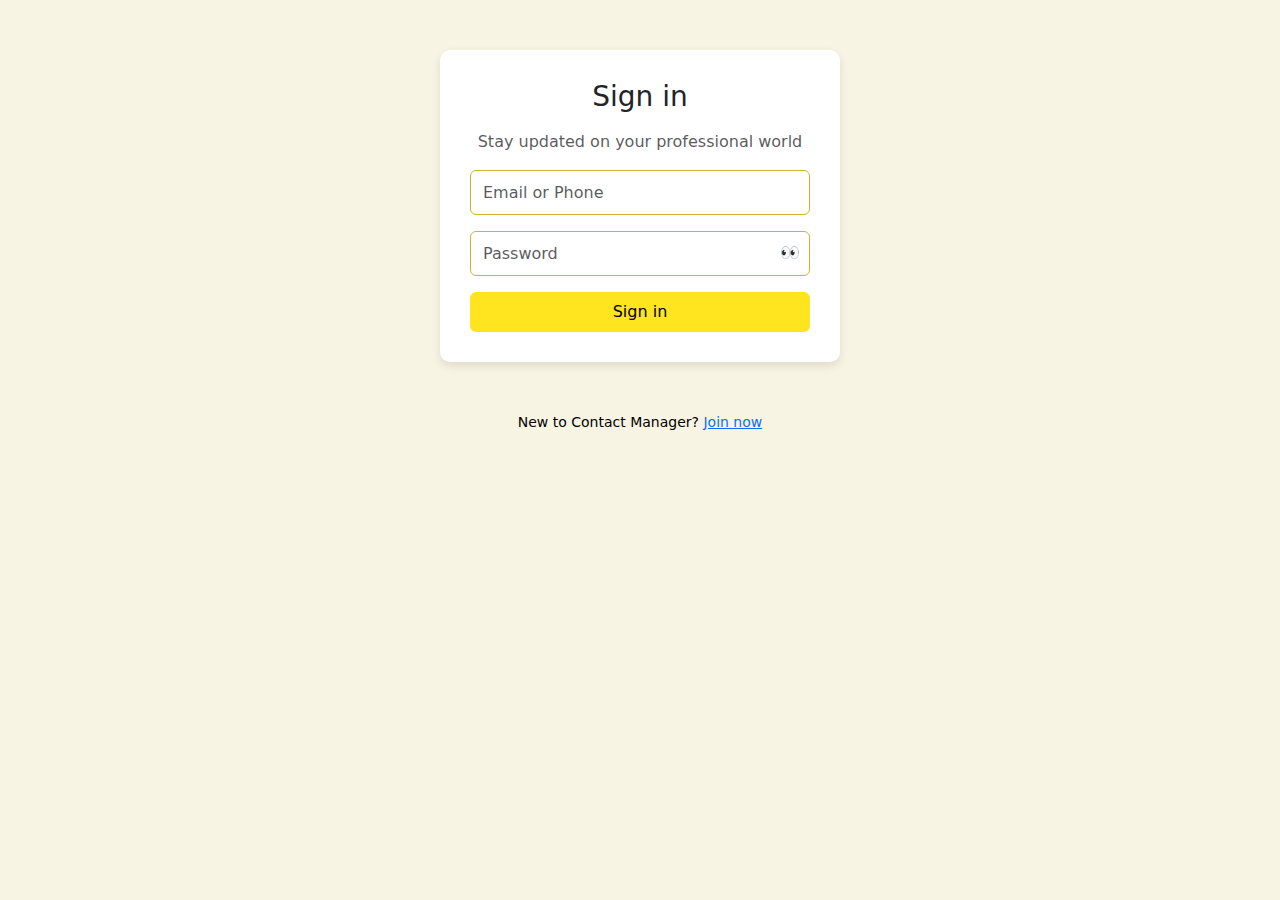
<file: index.html>
<!doctype html>
<html lang="en">

<head>
  <meta charset="utf-8">
  <meta name="viewport" content="width=device-width, initial-scale=1">
  <title>Sign in - Contact Manager</title>
  <link href="https://cdn.jsdelivr.net/npm/bootstrap@5.3.2/dist/css/bootstrap.min.css" rel="stylesheet">
  <link rel = "stylesheet" href = "contactManagerFolder/css/index.css">
</head>

<body>
  <div class="container">
    <div class="login-container">
      <h3 class="text-center mb-3">Sign in</h3>
      <p class="text-center text-muted">Stay updated on your professional world</p>

      <form action="#" method="POST">
        <div class="mb-3">
          <input type="email" class="form-control" id="email" placeholder="Email or Phone" required>
        </div>

        <div class="mb-3 password-container">
          <input type="password" class="form-control" id="password" placeholder="Password" required>
          <span class="password-toggle" onclick="togglePassword()">👀</span>
        </div>

        <div id="loginResult" class="text-center mb-2" style="color: red;"></div>

        <button type="submit" class="btn btn-primary w-100 py-2" onclick="doLogin(event);">Sign in</button>
        
      </form>
    </div>

    <div class="footer">
      <p>New to Contact Manager? <a href="register.html">Join now</a></p>
    </div>
  </div>

  <script>
    function togglePassword() {
      var passwordField = document.getElementById("password");
      if (passwordField.type === "password") {
        passwordField.type = "text";
      } else {
        passwordField.type = "password";
      }
    }
  </script>

  <script src="https://cdn.jsdelivr.net/npm/bootstrap@5.3.2/dist/js/bootstrap.bundle.min.js"></script>
  <script src="contactManagerFolder/js/utils.js"></script>
  <script src="contactManagerFolder/js/login.js"></script>

</body>

</html>
</file>
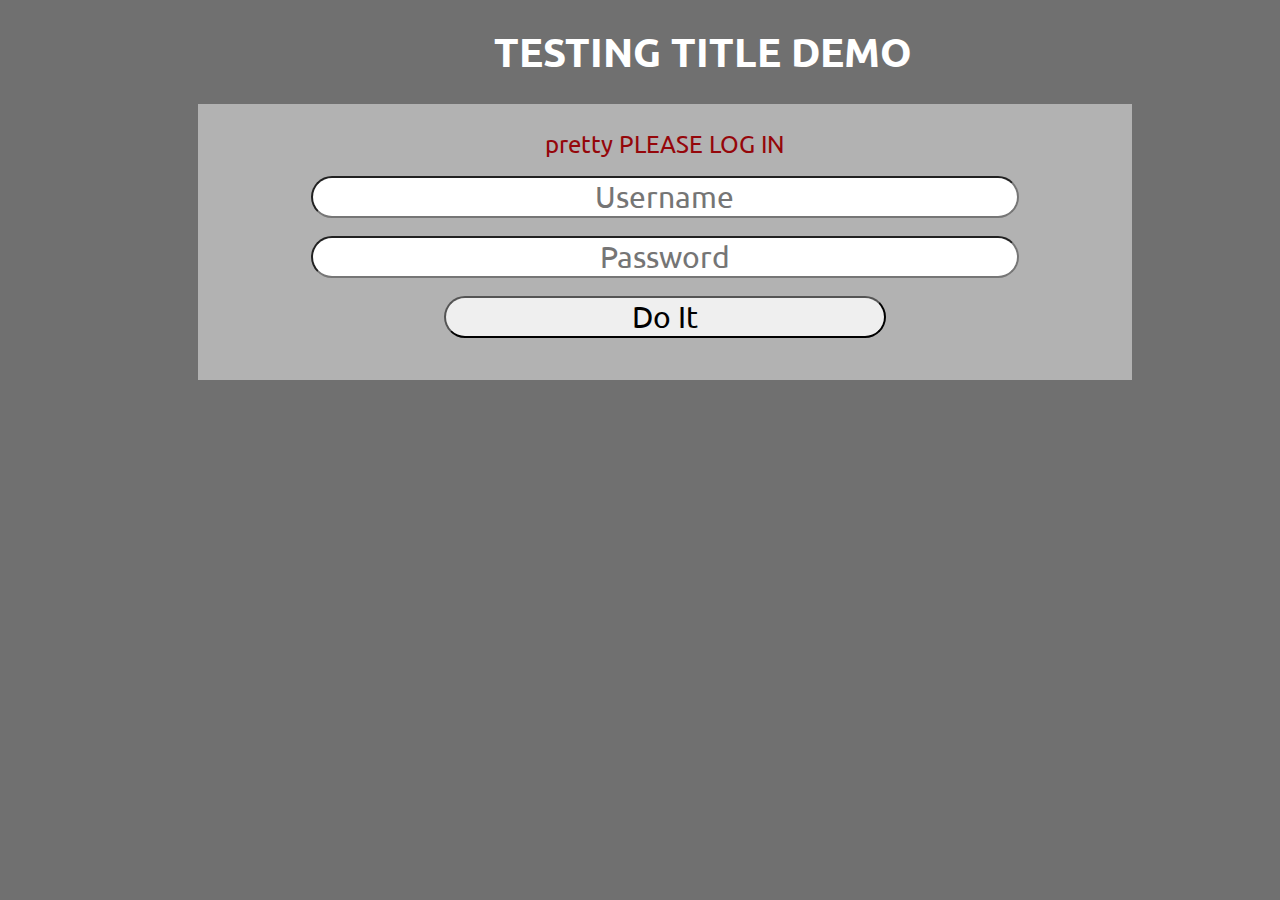
<file: lampstack from class/index.html>
<html>
<head>
	<title>Group 26 go brrrr</title>
	<script type="text/javascript" src="js/md5.js"></script>
	<script type="text/javascript" src="js/code.js"></script>
    <link href="css/styles.css" rel="stylesheet">	
    <link href="https://fonts.googleapis.com/css?family=Ubuntu" rel="stylesheet">
</head>
<body>

<h1 id="title">TESTING TITLE DEMO</h1>

<div id="loginDiv">
	<span id="inner-title">pretty PLEASE LOG IN</span>
	<input type="text" id="loginName" placeholder="Username" /><br />
	<input type="password" id="loginPassword" placeholder="Password"/><br />
	<button type="button" id="loginButton" class="buttons" onclick="doLogin();"> Do It </button>
	<span id="loginResult"></span>
</div>

</body>
</html>
</file>
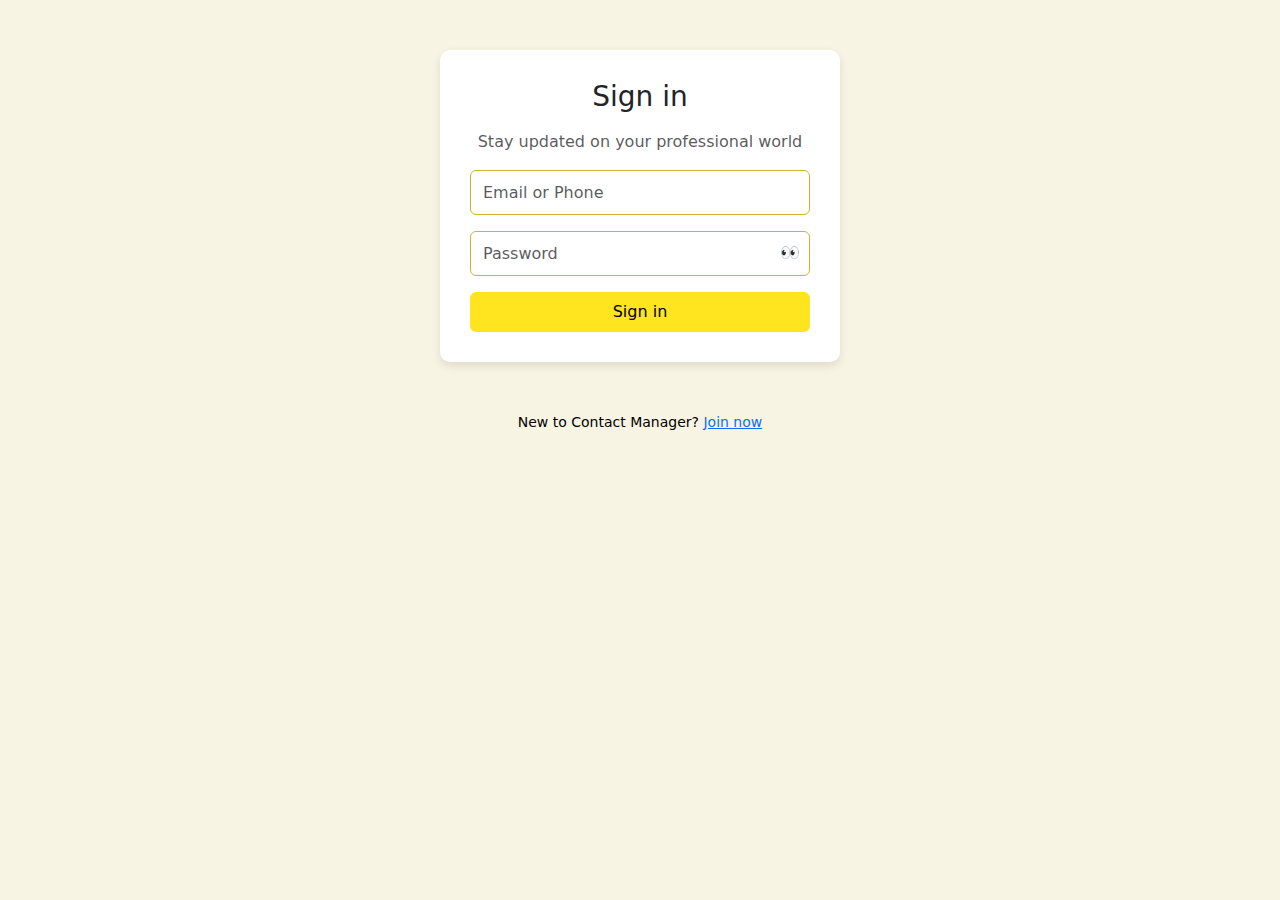
<file: dashboard.html>
<!DOCTYPE html>
<html lang="en">

<head>
    <meta charset="UTF-8">
    <meta name="viewport" content="width=device-width, initial-scale=1.0">
    <title>Contact Manager</title>
    <link href="https://cdn.jsdelivr.net/npm/bootstrap@5.3.2/dist/css/bootstrap.min.css" rel="stylesheet">
    <link rel="stylesheet" href="contactManagerFolder/css/dashboard.css">
</head>

<body>
    <div class="container">
        <div class="sidebar">
            <input type="text" class="search-box" placeholder="Search contacts...">
            <button class="button" onclick="showAddContactForm()">➕ Add Contact</button>
            <button class="logout-button" onclick="logout()">🚪Logout</button>
            <div class="contact-list" id="contactList"></div>
        </div>

        <div class="details" id="contactDetails">
            <!-- NEW: Add Contact Form (Hidden Initially) -->
            <div id="addContactForm" class="form-container" style="display: none;">
                <!-- <h2>Add New Contact</h2> -->
                <h3 class="text-center mb-3">Add New Contact</h3>
                <form onsubmit="createContact(event)">
                    <div class="mb-3">
                        <input type="text" class="form-control" name="newContact_FirstName" id="newContact_FirstName" placeholder="First Name" required>
                    </div>

                    <div class="mb-3">
                        <input type="text" class="form-control" name="newContact_LastName" id="newContact_LastName" placeholder="Last Name" required>
                    </div>

                    <div class="mb-3">
                        <input type="email" class="form-control" name="newContactEmail" id="newContactEmail" placeholder="Email Address" required>
                    </div>

                    <div class="mb-3">
                        <input type="tel" class="form-control" name="newContactPhone" id="newContactPhone" placeholder="Phone Number" required>
                    </div>

                    <button type="submit" class="btn btn-primary w-100 py-2">Save Contact</button>
                    <button type="button" class="btn btn-secondary w-100 mt-2" onclick="cancelAddContact()">Cancel</button>
                </form>
            </div>

            <!-- Update Contact Modal -->
            <!-- <div id="updateContactModal" class="modal">
                <div class="modal-content">
                    <span class="close" onclick="closeUpdateModal()">&times;</span>
                    <h2>Edit Contact</h2>
                    <form id="updateContactForm" onsubmit="submitUpdatedContact(event)">
                        <input type="text" id="updateFirstName" class="contact-input" placeholder="First Name" required>
                        <input type="text" id="updateLastName" class="contact-input" placeholder="Last Name" required>
                        <input type="email" id="updateEmail" class="contact-input" placeholder="Email" required>
                        <input type="tel" id="updatePhone" class="contact-input" placeholder="Phone Number" required>

                        <button type="submit" class="btn btn-primary">Save Changes</button>
                        <button type="button" class="btn btn-secondary" onclick="closeUpdateModal()">Cancel</button>
                    </form>
                </div>
            </div> -->


            <div class="action-buttons" id="contactActions" style="display: none;">
                <button onclick="updateContact()">✏️ Edit</button>
                <button onclick="deleteContact()">🗑️ Delete</button>
            </div>

            <!-- <h2>Select a Contact</h2>
            <p><span class="icon">📧</span> <span id="email">Email</span></p>
            <p><span class="icon">📞</span> <span id="phone">Phone</span></p> -->

            <div id="emptyState" class="empty-state">
                <img src="contactManagerFolder/images/sleeping-cat.jpg" alt="Sleeping Cat" class="cat-img">
                <p>Select a contact or add a new one</p>
            </div>

            <div id="contactInfo" style="display: none;">
                <h2 id="contactName">Select a Contact</h2>
                <!-- <p><span class="icon">🙋‍♂️</span> <span id="contactname">Name</span></p> -->
                <p><span class="icon">📧</span> <span id="email">Email</span></p>
                <p><span class="icon">📞</span> <span id="phone">Phone</span></p>
            </div>
        </div>
    </div>

    <!-- Link to External JavaScript File -->
    <script src="contactManagerFolder/js/utils.js"></script>
    <script src="contactManagerFolder/js/crud.js"></script>

    <script>
        window.onload = function () {
            fetchContacts(); // Call immediately when page loads to display an accounts contacts
            showEmptyState();
        };

        function showEmptyState() {
            document.getElementById("emptyState").style.display = "block";
            document.getElementById("contactInfo").style.display = "none";
            document.getElementById("contactActions").style.display = "none";
        }

        // function showContact(name, email, phone) {
        //     document.getElementById("contactName").textContent = name;
        //     document.getElementById("email").textContent = email;
        //     document.getElementById("phone").textContent = phone;
            
        //     document.getElementById("emptyState").style.display = "none"; // Hide sleeping panda
        //     document.getElementById("contactInfo").style.display = "block";
        //     document.getElementById("contactActions").style.display = "block";
        // }

        function logout() {
            document.cookie = "accountID=; expires=Thu, 01 Jan 1970 00:00:00 UTC; path=/;";
            window.location.href = "index.html";
        }
    </script>

    <!-- Update Contact Modal -->
    <div id="updateContactModal" class="modal">
        <div class="modal-content">
            <span class="close" onclick="closeUpdateModal()">&times;</span>
            <h2>Edit Contact</h2>
            <form id="updateContactForm" onsubmit="submitUpdatedContact(event)">
                <input type="text" id="updateFirstName" class="contact-input" placeholder="First Name" required>
                <input type="text" id="updateLastName" class="contact-input" placeholder="Last Name" required>
                <input type="email" id="updateEmail" class="contact-input" placeholder="Email" required>
                <input type="tel" id="updatePhone" class="contact-input" placeholder="Phone Number" required>

                <button type="submit" class="btn btn-primary">Save Changes</button>
                <button type="button" class="btn btn-secondary" onclick="closeUpdateModal()">Cancel</button>
            </form>
        </div>
    </div>

</body>

</html>
</file>
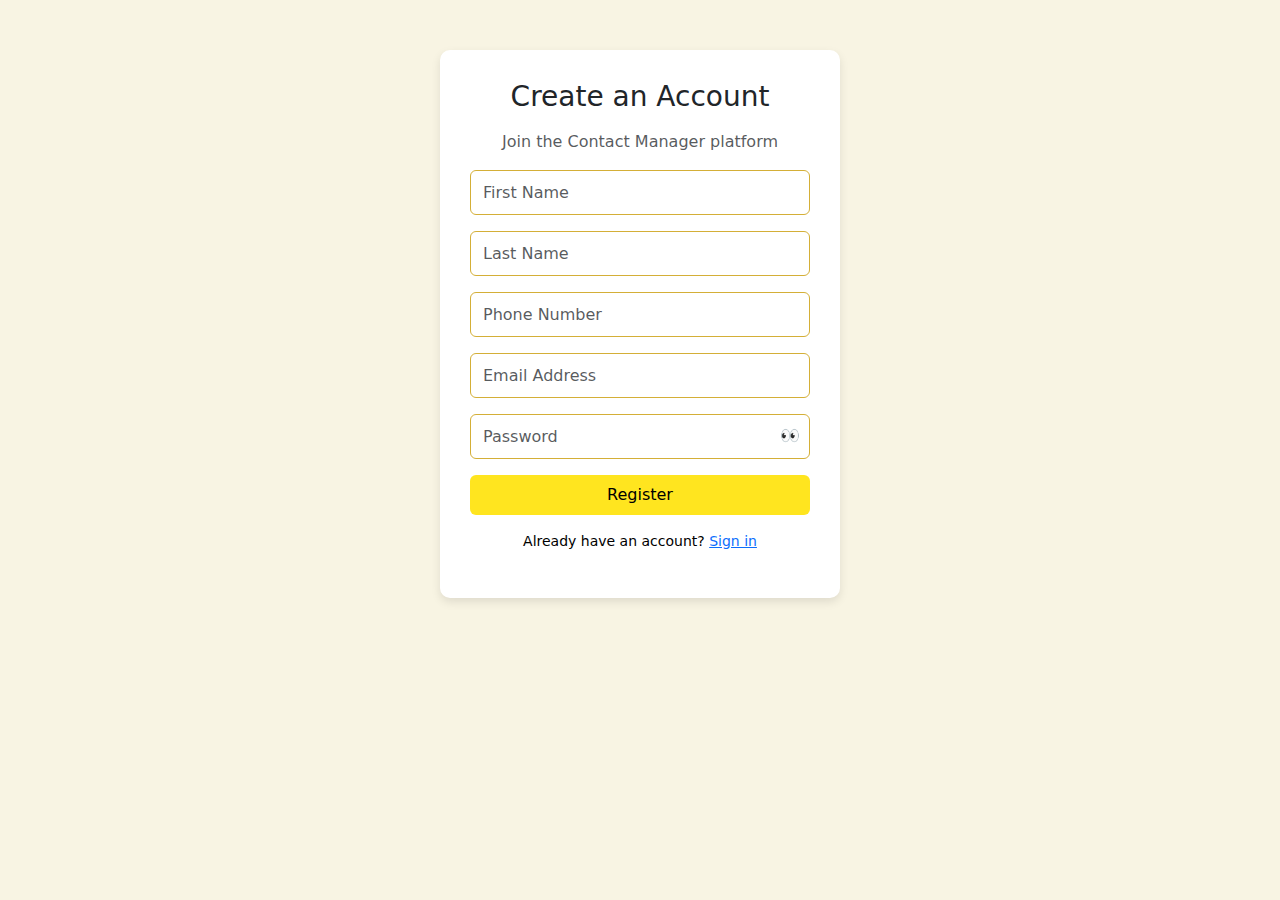
<file: register.html>
<!doctype html>
<html lang="en">

<head>
    <meta charset="utf-8">
    <meta name="viewport" content="width=device-width, initial-scale=1">
    <title>Register - Contact Manager</title>
    <link href="https://cdn.jsdelivr.net/npm/bootstrap@5.3.2/dist/css/bootstrap.min.css" rel="stylesheet">
    <link rel = "stylesheet" href = "contactManagerFolder/css/register.css">
</head>

<body>
    <div class="container">
        <div class="register-container">
            <h3 class="text-center mb-3">Create an Account</h3>
            <p class="text-center text-muted">Join the Contact Manager platform</p>

            <form onsubmit="addUser(event)">
                <div class="mb-3">
                    <input type="text" class="form-control" name="first_name" id="first_name" placeholder="First Name" required>
                </div>

                <div class="mb-3">
                    <input type="text" class="form-control" name="last_name" id="last_name" placeholder="Last Name" required>
                </div>

                <div class="mb-3">
                    <input type="tel" class="form-control" name="phone" id="phone" placeholder="Phone Number" required>
                </div>

                <div class="mb-3">
                    <input type="email" class="form-control" name="email" id="email" placeholder="Email Address" required>
                </div>

                <div class="mb-3 password-container">
                    <input type="password" class="form-control" id="password" name="password" placeholder="Password" required>
                    <span class="password-toggle" onclick="togglePassword()">👀</span>
                </div>

                <div id="errorMessage" class="text-center mb-2"></div>

                <button type="submit" class="btn btn-primary w-100 py-2">Register</button>
            </form>

            <div class="footer mt-3">
                <p>Already have an account? <a href="index.html">Sign in</a></p>
            </div>
        </div>
    </div>

    <script>
        function togglePassword() {
            var passwordField = document.getElementById("password");
            if (passwordField.type === "password") {
                passwordField.type = "text";
            } else {
                passwordField.type = "password";
            }
        }
    </script>

    <script src="https://cdn.jsdelivr.net/npm/bootstrap@5.3.2/dist/js/bootstrap.bundle.min.js"></script>
    <script src="contactManagerFolder/js/utils.js"></script>
    <script src="contactManagerFolder/js/register.js"></script>

</body>

</html>
</file>
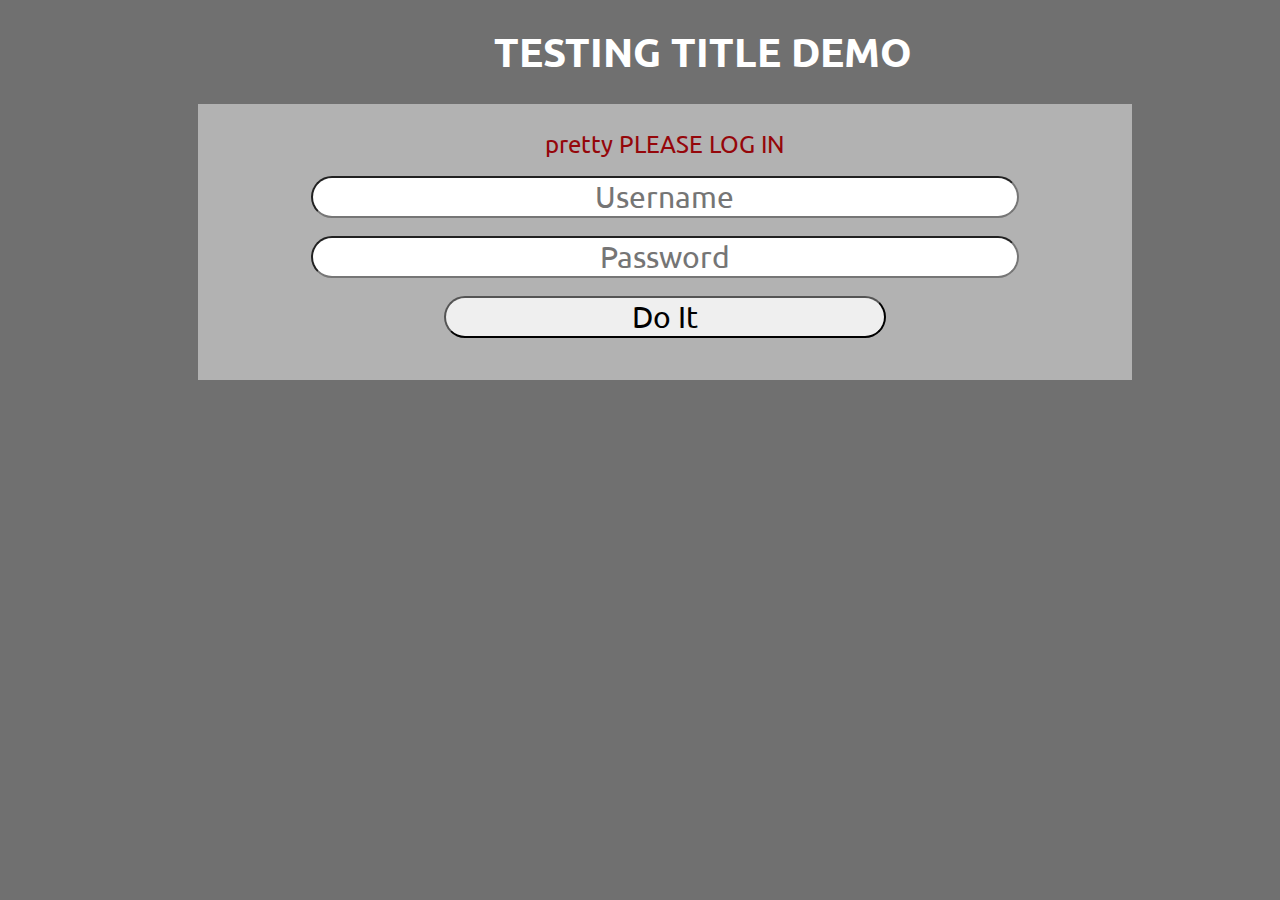
<file: lampstack from class/color.html>
<html>
<head>
	<title>COP 4331 LAMP Stack Demo</title>
	<script type="text/javascript" src="js/code.js"></script>
    <link href="css/styles.css" rel="stylesheet">	
    <link href="https://fonts.googleapis.com/css?family=Ubuntu" rel="stylesheet">
	
	<script type="text/javascript">
	document.addEventListener('DOMContentLoaded', function() 
	{
		readCookie();
	}, false);
	</script>
	
</head>
<body>

<h1 id="title">Small Project go Brrrrr</h1>

<div id="loggedInDiv">
	<span id="userName"></span><br />
	<button type="button" id="logoutButton" class="buttons" onclick="doLogout();"> Log Out </button>
</div>

<div id="accessUIDiv">
	<br />

	<input type="text" id="searchText" placeholder="Color To Search For"/>
	<button type="button" id="searchColorButton" class="buttons" onclick="searchColor();"> Search Color </button><br />
	<span id="colorSearchResult"></span>
	<p id="colorList">
	</p><br /><br />

	<input type="text" id="colorText" placeholder="Color To Add">
	<button type="button" id="addColorButton" class="buttons" onclick="addColor();"> Add Color </button><br />
	<span id="colorAddResult"></span>
</div>

</body>
</html>
</file>
<file: contactManagerFolder/css/index.css>
body {
    background-color: #f8f4e3;
  }

  .login-container {
    max-width: 400px;
    margin: 50px auto;
    background: white;
    padding: 30px;
    border-radius: 10px;
    box-shadow: 0px 4px 10px rgba(0, 0, 0, 0.1);
  }

  .btn-primary {
    background-color: #ffe51f;
    border: none;
    color: black;
  }

  .btn-primary:hover {
    background-color: #b99c30;
  }

  .footer {
    text-align: center;
    margin-top: 20px;
    font-size: 14px;
    color: black;
  }

  .form-control {
    height: 45px;
  }

  .password-container {
    position: relative;
  }

  .password-toggle {
    position: absolute;
    right: 10px;
    top: 50%;
    transform: translateY(-50%);
    cursor: pointer;
  }

  .form-control {
    border: 1px solid #d4af37;
  }

  .form-control:focus {
    border-color: #b99c30;
    box-shadow: 0 0 5px rgba(212, 175, 55, 0.5);
  }
</file>
<file: lampstack from class/css/styles.css>
body 
{
    background-color: #707070;
}

#title 
{
    font-size: 40px;
    width: 100%;
    margin: 2% 5%;
    text-align: center;
    font-family: 'Ubuntu', sans-serif;
    color: #FFFFFF;
}

#loginDiv
{
    font-size: 30px;
    width: 70%;
    margin-left: 15%;
    padding: 25px;
    background-color: #b2b2b2;
}

#loggedInDiv
{
    font-size: 30px;
    width: 70%;
    margin-left: 15%;
    padding: 25px;
    background-color: #b2b2b2;
}

#accessUIDiv
{
    font-size: 30px;
    width: 70%;
    margin-left: 15%;
    padding: 25px;
    background-color: #b2b2b2;
}

.buttons
{
    font-size: 30px;
    border-radius: 25px;
    width: 50%;
    margin-left: 25%;
    font-family: 'Ubuntu', sans-serif;
}

.buttons:hover{
    background-color: #00d5124f;
    color: #FFFFFF;
    opacity: 50%;
}

#loginName
{
	font-size: 30px;
}
#loginPassword
{
	font-size: 30px;
}
#searchText
{
	font-size: 30px;
}
#colorText
{
	font-size: 30px;
}

input[type="text"],input[type="password"]{
    border-radius: 25px;
    text-align: center;
    width: 80%;
    margin-left: 10%;
    margin-bottom: 2%;
    font-family: 'Ubuntu', sans-serif;
}

#inner-title{
    display: inline-block;
    font-size: 0.8em;
    width: 90%;
    text-align: center;
    margin-left: 5%;
    margin-bottom: 2%;
    font-family: 'Ubuntu', sans-serif;
    color: #95060a;
}

#loginResult{
    display: inline-block;
    font-size: 0.8em;
    width: 90%;
    text-align: center;
    margin-left: 5%;
    margin-bottom: 2%;
    font-family: 'Ubuntu', sans-serif;
    color: #95060a;
}

#userName{
    display: inline-block;
    width: 80%;
    margin-left: 10%;
    text-align: center;
}

#logoutButton{
    width: 20%;
    margin-left: 40%;
}

select{
    width: 30%;
    margin-left: 35%;
    margin-top: 2%;
    font-size: 0.75em;
    font-family: 'Ubuntu', sans-serif;
}

#colorSearchResult{
    display: none;
}

#colorAddResult{
    display: inline-block;
    font-size: 0.8em;
    width: 90%;
    text-align: center;
    margin-left: 5%;
    margin-top: 2%;
    margin-bottom: 1%;
    font-family: 'Ubuntu', sans-serif;
    color: #95060a;
}
</file>
<file: contactManagerFolder/css/dashboard.css>
body {
    font-family: Arial, sans-serif;
    background-color: #f8f4e3;
    display: flex;
    justify-content: center;
    align-items: center;
    height: 100vh;
    margin: 0;
}
.container {
    display: flex;
    width: 800px;
    height: 500px;
    background: white;
    border-radius: 10px;
    box-shadow: 0 4px 8px rgba(0, 0, 0, 0.2);
    overflow: hidden;
}
.sidebar {
    width: 35%;
    background: #fff;
    padding: 20px;
    border-right: 2px solid #ddd;
    overflow: auto;
}
.search-box {
    width: 97.5%;
    padding: 8px;
    margin-bottom: 10px;
    border: 1px solid #d4af37;
    border-radius: 5px;
}
.button {
    width: 97.5%;
    padding: 10px;
    background: #007bff;
    color: white;
    border: none;
    border-radius: 5px;
    cursor: pointer;
}
.button:hover {
    background: #0056b3;
}

.logout-button {
    background-color: #d9534f;
    color: white;
    border: none;
    padding: 10px;
    width: 97.5%;
    cursor: pointer;
    margin-top: 5px;
    border-radius: 5px;
}

.logout-button:hover {
    background-color: #c9302c;
}

.contact-list {
    margin-top: 10px;
}
.contact-item {
    padding: 10px;
    border-bottom: 1px solid #ddd;
    cursor: pointer;
}
.contact-item:hover {
    background: #f1f1f1;
}
.details {
    width: 65%;
    padding: 20px;
    position: relative;
}
.details h2 {
    margin-top: 0;
}
.icon {
    color: #d4af37;
    margin-right: 8px;
}
.action-buttons {
    position: absolute;
    top: 20px;
    right: 20px;
}
.action-buttons button {
    background: none;
    border: none;
    color: #d4af37;
    font-size: 18px;
    cursor: pointer;
    margin-left: 10px;
}

.form-container {
    text-align: center;
    background: white;
    padding: 20px;
    border-radius: 10px;
    /* box-shadow: 0px 4px 10px rgba(0, 0, 0, 0.1); */
    width: 90%;
    margin: auto;
}

.empty-state {
    text-align: center;
    margin-top: 100px;
}

.cat-img {
    width: 300px;
    opacity: 0.8;
}

.delete-cat-img {
    width: 300px;
    opacity: 0.8;
}

/* Modal Styles */
.modal {
    display: none;
    position: fixed;
    z-index: 1000;
    left: 0;
    top: 0;
    width: 100%;
    height: 100%;
    background-color: rgba(0, 0, 0, 0.5);
    justify-content: center;
    align-items: center;
}

.modal-content {
    background: white;
    padding: 20px;
    border-radius: 10px;
    width: 90%;
    max-width: 400px;
    text-align: center;
    box-shadow: 0px 4px 10px rgba(0, 0, 0, 0.1);
}

.close {
    position: absolute;
    right: 15px;
    font-size: 20px;
    cursor: pointer;
}

.contact-input {
    width: 100%;
    padding: 10px;
    margin-bottom: 10px;
    border: 2px solid #d4af37;
    border-radius: 8px;
}
</file>
<file: contactManagerFolder/css/register.css>
body {
    background-color: #f8f4e3;
}

.register-container {
    max-width: 400px;
    margin: 50px auto;
    background: white;
    padding: 30px;
    border-radius: 10px;
    box-shadow: 0px 4px 10px rgba(0, 0, 0, 0.1);
}

.btn-primary {
    background-color: #ffe51f;
    border: none;
    color: black;
}

.btn-primary:hover {
    background-color: #b99c30;
}

.form-control {
    height: 45px;
    border: 1px solid #d4af37;
}

.form-control:focus {
    border-color: #b99c30;
    box-shadow: 0 0 5px rgba(212, 175, 55, 0.5);
}

.password-container {
    position: relative;
}

.password-toggle {
    position: absolute;
    right: 10px;
    top: 50%;
    transform: translateY(-50%);
    cursor: pointer;
    color: #d4af37;
}

.footer {
    text-align: center;
    margin-top: 20px;
    font-size: 14px;
    color: #000000;
}
</file>
